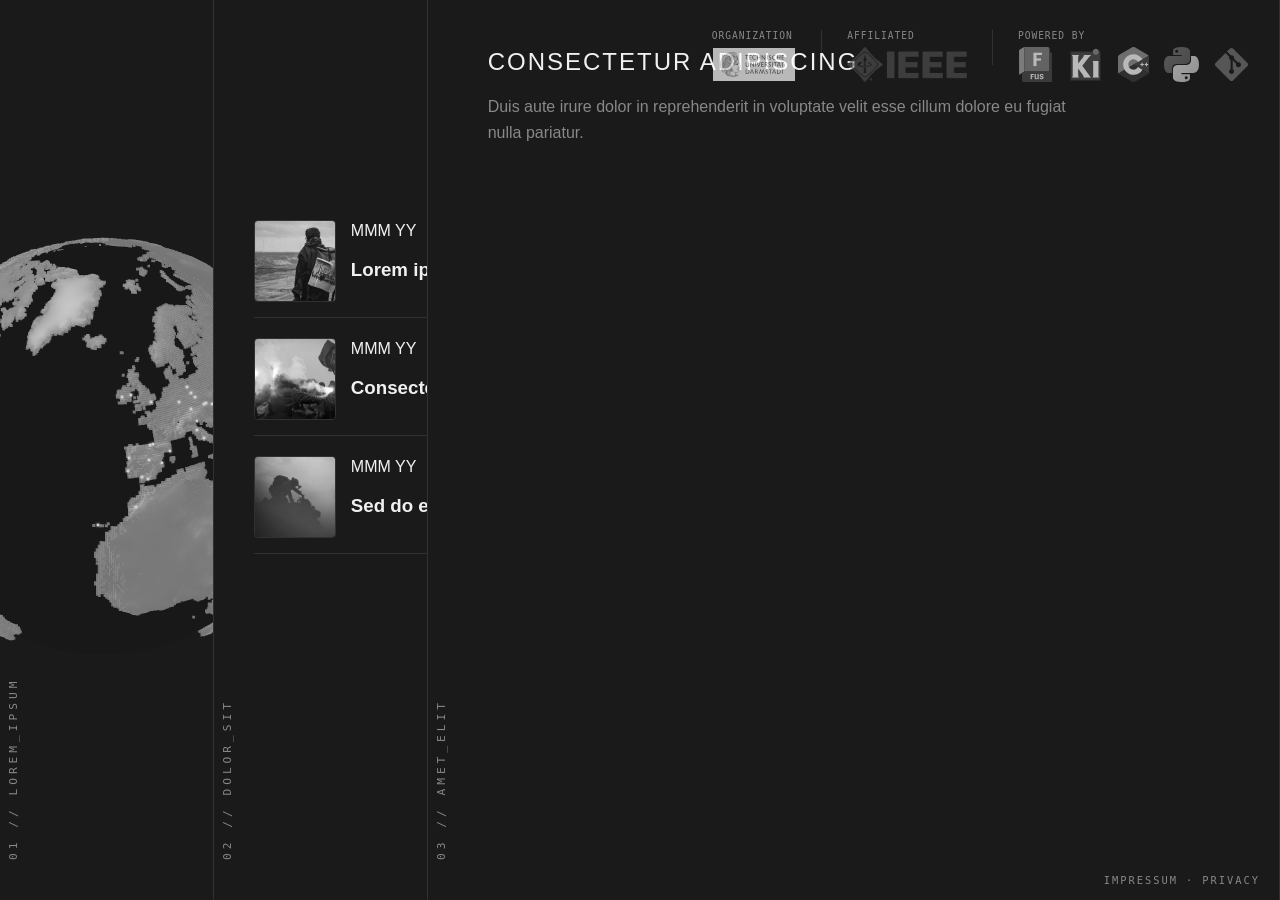
<file: index.html>
<!DOCTYPE html>
<html lang="en">
<head>
    <meta charset="UTF-8">
    <meta name="viewport" content="width=device-width, initial-scale=1.0">
    <title>PORTFOLIO // 2026</title>
    <link rel="stylesheet" href="style.css">
</head>
<body>
    <main class="triptych-container">
        
        <section id="travel" class="panel">
            <div class="panel-preview">
                <canvas id="bg"></canvas>
                <div id="labels-container"></div>
                <div class="panel-label">01 // LOREM_IPSUM</div>
            </div>
            <div class="panel-content">
                <div class="content-inner">
                    <h2>LOREM IPSUM DOLOR</h2>
                    <p>Lorem ipsum dolor sit amet, consectetur adipiscing elit, sed do eiusmod tempor incididunt ut labore.</p>
                </div>
            </div>
        </section>

        <section id="journalism" class="panel">
            <div class="panel-preview">
                <div class="feed-preview">
                    <article class="mini-post">
                        <img src="assets/images/thumbs/_DSC8231.jpg" alt="Placeholder" class="mini-post-img" width="80" height="80" loading="lazy" decoding="async">
                        <div class="mini-post-content">
                            <span class="date">MMM YY</span>
                            <h3>Lorem ipsum dolor sit</h3>
                        </div>
                    </article>
                    <article class="mini-post">
                        <img src="assets/images/thumbs/_DSC8040.jpg" alt="Placeholder" class="mini-post-img" width="80" height="80" loading="lazy" decoding="async">
                        <div class="mini-post-content">
                            <span class="date">MMM YY</span>
                            <h3>Consectetur adipiscing elit</h3>
                        </div>
                    </article>
                    <article class="mini-post">
                        <img src="assets/images/thumbs/DSC09689.jpg" alt="Placeholder" class="mini-post-img" width="80" height="80" loading="lazy" decoding="async">
                        <div class="mini-post-content">
                            <span class="date">MMM YY</span>
                            <h3>Sed do eiusmod tempor</h3>
                        </div>
                    </article>
                </div>
                <div class="panel-label">02 // DOLOR_SIT</div>
            </div>
            <div class="panel-content">
                <div class="content-inner">
                    <h2>DOLOR SIT AMET</h2>
                    <p>Ut enim ad minim veniam, quis nostrud exercitation ullamco laboris nisi ut aliquip ex ea commodo.</p>
                </div>
            </div>
        </section>

        <section id="engineering" class="panel expanded">
            <div class="attribution-logos">
                
                <div class="logo-category">
                    <span class="category-label">Organization</span>
                    <div class="logo-row">
                        <a href="https://www.tu-darmstadt.de/" target="_blank" class="logo-item">
                            <img src="assets/images/tuda_logo.svg" alt="TU Darmstadt">
                            <div class="logo-tooltip">
                                <strong>TU Darmstadt</strong><br>
                                Hardware research and PCB prototyping.
                            </div>
                        </a>
                    </div>
                </div>

                <div class="logo-divider"></div>

                <div class="logo-category">
                    <span class="category-label">Affiliated</span>
                    <div class="logo-row">
                        <a href="#" target="_blank" class="logo-item">
                            <img src="assets/images/ieee_logo.png" alt="IEEE">
                            <div class="logo-tooltip">
                                <strong>IEEE</strong><br>
                                Student branch affiliation.
                            </div>
                        </a>
                    </div>
                </div>

                <div class="logo-divider"></div>

                <div class="logo-category">
                    <span class="category-label">Powered By</span>
                    <div class="logo-row">
                        <a href="#" class="logo-item">
                            <img src="assets/images/fusion_logo.svg" alt="Fusion 360">
                            <div class="logo-tooltip">
                                <strong>Fusion 360</strong><br>
                                CAD modeling and enclosure design.
                            </div>
                        </a>
                        <a href="#" class="logo-item">
                            <img src="assets/images/kicad_logo.svg" alt="KiCad">
                            <div class="logo-tooltip">
                                <strong>KiCad</strong><br>
                                Schematic capture and PCB layout.
                            </div>
                        </a>
                        <a href="#" class="logo-item">
                            <img src="assets/images/cpp_logo.svg" alt="C++">
                            <div class="logo-tooltip">
                                <strong>C++</strong><br>
                                Microcontroller firmware.
                            </div>
                        </a>
                        <a href="#" class="logo-item">
                            <img src="assets/images/python_logo.svg" alt="Python">
                            <div class="logo-tooltip">
                                <strong>Python</strong><br>
                                Scripting, tooling and data processing.
                            </div>
                        </a>
                        <a href="#" class="logo-item">
                            <img src="assets/images/git_logo.svg" alt="Git">
                            <div class="logo-tooltip">
                                <strong>Git</strong><br>
                                Version control.
                            </div>
                        </a>
                    </div>
                </div>
                
            </div>

            <div class="panel-preview">
                <canvas id="eng-bg"></canvas>
                <div class="panel-label">03 // AMET_ELIT</div>
            </div>
            <div class="panel-content">
                <div class="content-inner">
                    <h2>CONSECTETUR ADIPISCING</h2>
                    <p>Duis aute irure dolor in reprehenderit in voluptate velit esse cillum dolore eu fugiat nulla pariatur.</p>
                </div>
            </div>
        </section>
    </main>

    <footer class="site-footer">
        <a href="impressum.html">Impressum</a>
        <span aria-hidden="true">·</span>
        <a href="privacy.html">Privacy</a>
    </footer>

    <!-- Self-hosted so visitors' browsers only talk to this site and GoatCounter (see privacy.html). -->
    <script src="vendor/three-0.136.0/build/three.min.js"></script>
    <script src="vendor/three-0.136.0/examples/js/controls/OrbitControls.js"></script>
    <script src="vendor/three-0.136.0/examples/js/loaders/GLTFLoader.js"></script>
    <script src="vendor/three-0.136.0/examples/js/environments/RoomEnvironment.js"></script>
    <script src="vendor/three-0.136.0/examples/js/utils/BufferGeometryUtils.js"></script>
    <script src="vendor/three-0.136.0/examples/js/libs/meshopt_decoder.js"></script>
    <script src="main.js"></script>
    <script data-goatcounter="https://edwin-peng.goatcounter.com/count" async src="vendor/goatcounter/count.js"></script>
</body>
</html>
</file>
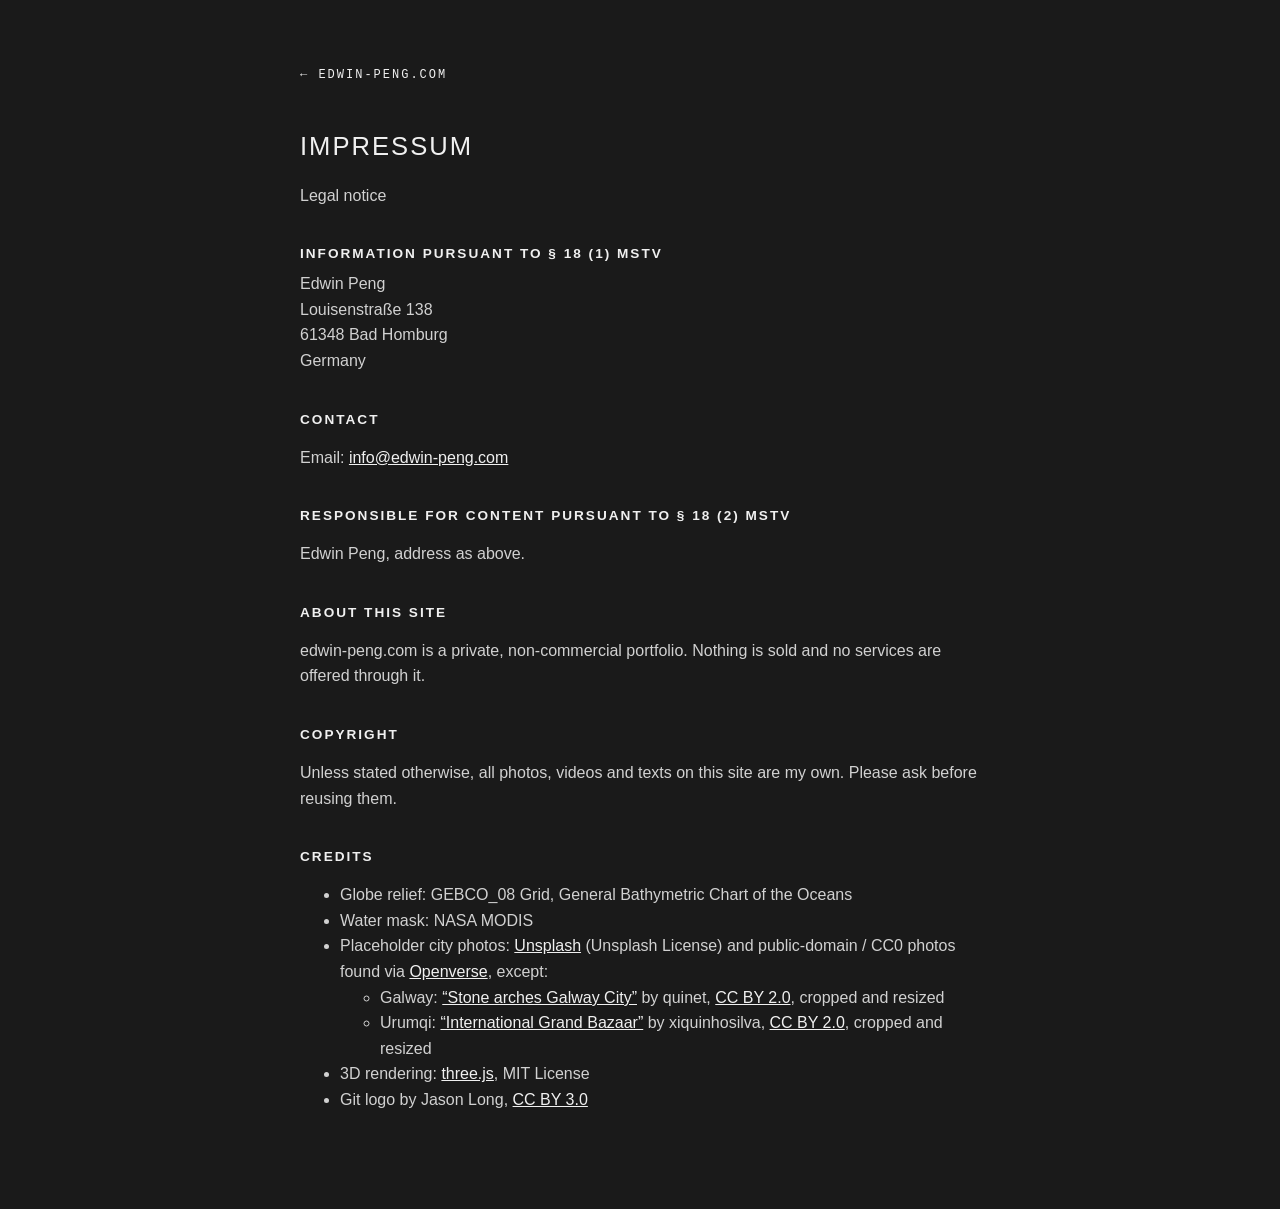
<file: impressum.html>
<!DOCTYPE html>
<html lang="en" class="legal">
<head>
    <meta charset="UTF-8">
    <meta name="viewport" content="width=device-width, initial-scale=1.0">
    <!-- Kept out of search engines so the address isn't one search away from the name. -->
    <meta name="robots" content="noindex">
    <title>Impressum / Legal Notice</title>
    <link rel="stylesheet" href="style.css">
</head>
<body>
    <main class="legal-page">
        <a class="legal-back" href="./">&larr; EDWIN-PENG.COM</a>

        <h1>Impressum</h1>
        <p>Legal notice</p>

        <h2>Information pursuant to § 18 (1) MStV</h2>
        <address>
            Edwin Peng<br>
            Louisenstraße 138<br>
            61348 Bad Homburg<br>
            Germany
        </address>

        <h2>Contact</h2>
        <p>Email: <a href="mailto:info@edwin-peng.com">info@edwin-peng.com</a></p>

        <h2>Responsible for content pursuant to § 18 (2) MStV</h2>
        <p>Edwin Peng, address as above.</p>

        <h2>About this site</h2>
        <p>edwin-peng.com is a private, non-commercial portfolio. Nothing is sold and no services are offered through it.</p>

        <h2>Copyright</h2>
        <p>Unless stated otherwise, all photos, videos and texts on this site are my own. Please ask before reusing them.</p>

        <h2>Credits</h2>
        <ul>
            <li>Globe relief: GEBCO_08 Grid, General Bathymetric Chart of the Oceans</li>
            <li>Water mask: NASA MODIS</li>
            <li>Placeholder city photos: <a href="https://unsplash.com/" rel="noopener">Unsplash</a> (Unsplash License) and public-domain / CC0 photos found via <a href="https://openverse.org/" rel="noopener">Openverse</a>, except:
                <ul>
                    <li>Galway: <a href="https://www.flickr.com/photos/91994044@N00/53604139836" rel="noopener">“Stone arches Galway City”</a> by quinet, <a href="https://creativecommons.org/licenses/by/2.0/" rel="noopener">CC BY 2.0</a>, cropped and resized</li>
                    <li>Urumqi: <a href="https://www.flickr.com/photos/7138083@N04/54132397144" rel="noopener">“International Grand Bazaar”</a> by xiquinhosilva, <a href="https://creativecommons.org/licenses/by/2.0/" rel="noopener">CC BY 2.0</a>, cropped and resized</li>
                </ul>
            </li>
            <li>3D rendering: <a href="https://threejs.org/" rel="noopener">three.js</a>, MIT License</li>
            <li>Git logo by Jason Long, <a href="https://creativecommons.org/licenses/by/3.0/" rel="noopener">CC BY 3.0</a></li>
        </ul>
    </main>
</body>
</html>
</file>
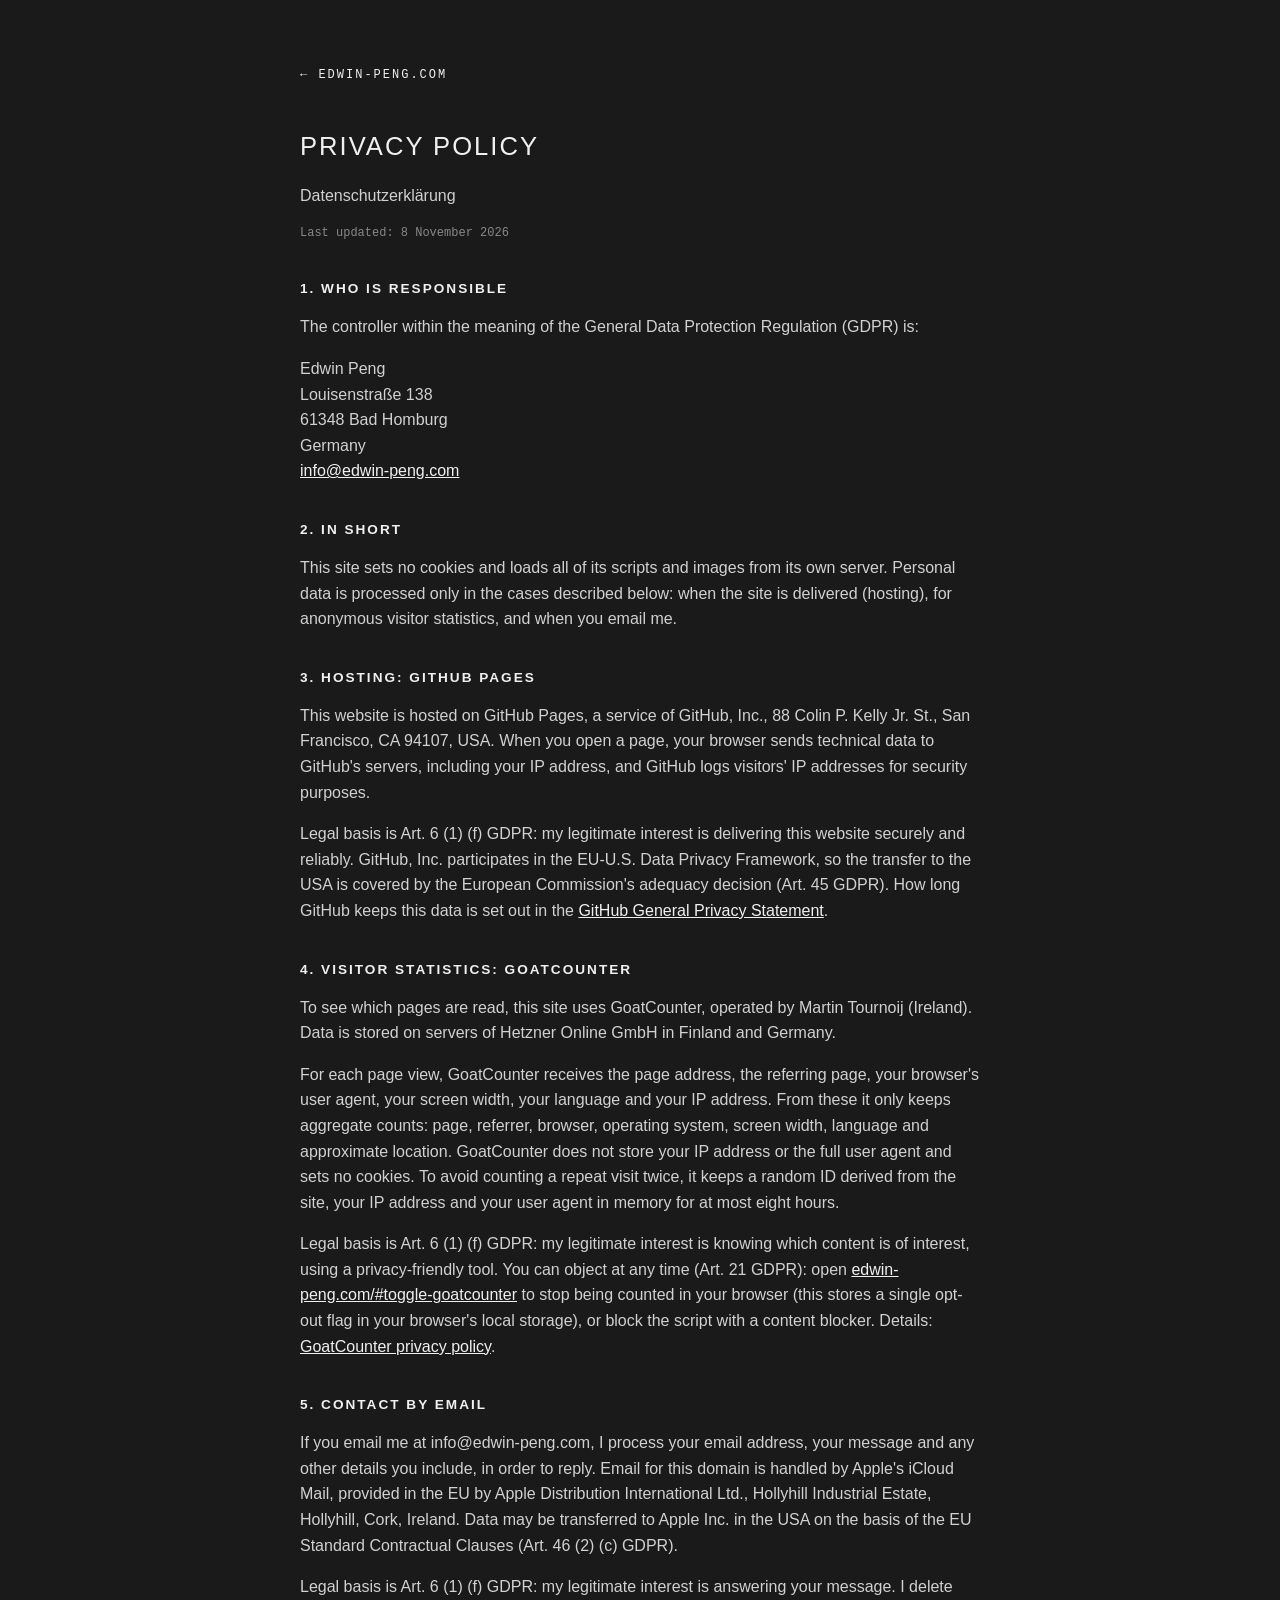
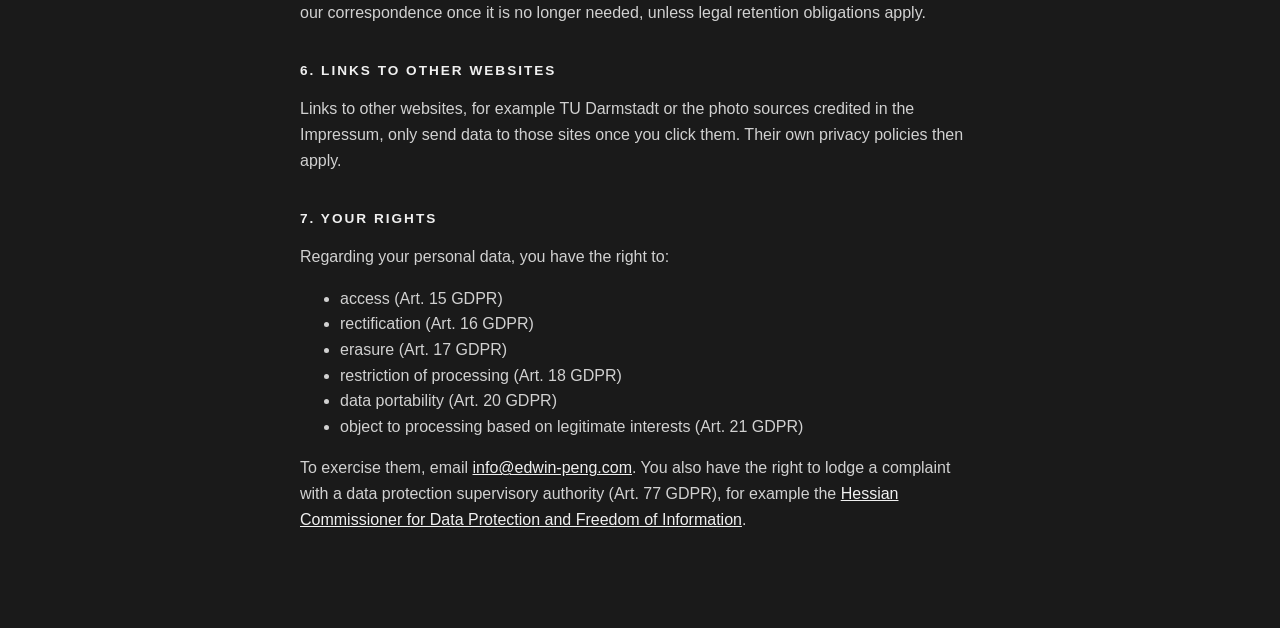
<file: privacy.html>
<!DOCTYPE html>
<html lang="en" class="legal">
<head>
    <meta charset="UTF-8">
    <meta name="viewport" content="width=device-width, initial-scale=1.0">
    <meta name="robots" content="noindex">
    <title>Privacy Policy / Datenschutzerklärung</title>
    <link rel="stylesheet" href="style.css">
</head>
<body>
    <main class="legal-page">
        <a class="legal-back" href="./">&larr; EDWIN-PENG.COM</a>

        <h1>Privacy Policy</h1>
        <p>Datenschutzerklärung</p>
        <p class="updated">Last updated: 8 November 2026</p>

        <h2>1. Who is responsible</h2>
        <p>The controller within the meaning of the General Data Protection Regulation (GDPR) is:</p>
        <address>
            Edwin Peng<br>
            Louisenstraße 138<br>
            61348 Bad Homburg<br>
            Germany<br>
            <a href="mailto:info@edwin-peng.com">info@edwin-peng.com</a>
        </address>

        <h2>2. In short</h2>
        <p>This site sets no cookies and loads all of its scripts and images from its own server. Personal data is processed only in the cases described below: when the site is delivered (hosting), for anonymous visitor statistics, and when you email me.</p>

        <h2>3. Hosting: GitHub Pages</h2>
        <p>This website is hosted on GitHub Pages, a service of GitHub, Inc., 88 Colin P. Kelly Jr. St., San Francisco, CA 94107, USA. When you open a page, your browser sends technical data to GitHub's servers, including your IP address, and GitHub logs visitors' IP addresses for security purposes.</p>
        <p>Legal basis is Art. 6 (1) (f) GDPR: my legitimate interest is delivering this website securely and reliably. GitHub, Inc. participates in the EU-U.S. Data Privacy Framework, so the transfer to the USA is covered by the European Commission's adequacy decision (Art. 45 GDPR). How long GitHub keeps this data is set out in the <a href="https://docs.github.com/en/site-policy/privacy-policies/github-general-privacy-statement" rel="noopener">GitHub General Privacy Statement</a>.</p>

        <h2>4. Visitor statistics: GoatCounter</h2>
        <p>To see which pages are read, this site uses GoatCounter, operated by Martin Tournoij (Ireland). Data is stored on servers of Hetzner Online GmbH in Finland and Germany.</p>
        <p>For each page view, GoatCounter receives the page address, the referring page, your browser's user agent, your screen width, your language and your IP address. From these it only keeps aggregate counts: page, referrer, browser, operating system, screen width, language and approximate location. GoatCounter does not store your IP address or the full user agent and sets no cookies. To avoid counting a repeat visit twice, it keeps a random ID derived from the site, your IP address and your user agent in memory for at most eight hours.</p>
        <p>Legal basis is Art. 6 (1) (f) GDPR: my legitimate interest is knowing which content is of interest, using a privacy-friendly tool. You can object at any time (Art. 21 GDPR): open <a href="./#toggle-goatcounter">edwin-peng.com/#toggle-goatcounter</a> to stop being counted in your browser (this stores a single opt-out flag in your browser's local storage), or block the script with a content blocker. Details: <a href="https://www.goatcounter.com/help/privacy" rel="noopener">GoatCounter privacy policy</a>.</p>

        <h2>5. Contact by email</h2>
        <p>If you email me at info@edwin-peng.com, I process your email address, your message and any other details you include, in order to reply. Email for this domain is handled by Apple's iCloud Mail, provided in the EU by Apple Distribution International Ltd., Hollyhill Industrial Estate, Hollyhill, Cork, Ireland. Data may be transferred to Apple Inc. in the USA on the basis of the EU Standard Contractual Clauses (Art. 46 (2) (c) GDPR).</p>
        <p>Legal basis is Art. 6 (1) (f) GDPR: my legitimate interest is answering your message. I delete our correspondence once it is no longer needed, unless legal retention obligations apply.</p>

        <h2>6. Links to other websites</h2>
        <p>Links to other websites, for example TU Darmstadt or the photo sources credited in the Impressum, only send data to those sites once you click them. Their own privacy policies then apply.</p>

        <h2>7. Your rights</h2>
        <p>Regarding your personal data, you have the right to:</p>
        <ul>
            <li>access (Art. 15 GDPR)</li>
            <li>rectification (Art. 16 GDPR)</li>
            <li>erasure (Art. 17 GDPR)</li>
            <li>restriction of processing (Art. 18 GDPR)</li>
            <li>data portability (Art. 20 GDPR)</li>
            <li>object to processing based on legitimate interests (Art. 21 GDPR)</li>
        </ul>
        <p>To exercise them, email <a href="mailto:info@edwin-peng.com">info@edwin-peng.com</a>. You also have the right to lodge a complaint with a data protection supervisory authority (Art. 77 GDPR), for example the <a href="https://datenschutz.hessen.de/" rel="noopener">Hessian Commissioner for Data Protection and Freedom of Information</a>.</p>
    </main>
</body>
</html>
</file>
<file: style.css>
:root {
    --bg-color: #1a1a1a;
    --panel-border: rgba(255, 255, 255, 0.1);
    --text-main: #f0f0f0;
    --text-dim: #888888;
    --accent: #d1d1d1;
}

body, html {
    margin: 0;
    padding: 0;
    background: var(--bg-color);
    color: var(--text-main);
    font-family: 'Inter', -apple-system, BlinkMacSystemFont, sans-serif;
    overflow: hidden;
    user-select: none; /* Prevents global highlighting */
    -webkit-user-select: none;
}

.triptych-container {
    display: flex;
    width: 100vw;
    height: 100vh;
}

.panel {
    flex: 1;
    height: 100%;
    border-right: 1px solid var(--panel-border);
    transition: all 0.7s cubic-bezier(0.16, 1, 0.3, 1);
    position: relative;
    cursor: pointer;
    background: var(--bg-color);
    overflow: hidden;
}

.panel.expanded {
    flex: 4;
    cursor: default;
}

.panel.hidden {
    flex: 0.2;
    opacity: 0.4;
}

/* UI Elements */
.panel-label {
    position: absolute;
    bottom: 40px;
    left: 20px;
    font-family: monospace;
    font-size: 0.7rem;
    letter-spacing: 4px;
    color: var(--text-dim);
    transform: rotate(-90deg);
    transform-origin: left bottom;
    white-space: nowrap;
}

.panel-content {
    position: absolute;
    top: 0;
    left: 0; 
    width: 100%;
    min-width: 800px; 
    height: 100%;
    
    /* 50px top padding perfectly aligns the h2 with the logo images */
    padding: 50px 60px; 
    box-sizing: border-box;
    
    opacity: 0; 
    pointer-events: none;
    /* Fast fade-out when panel closes, no delay */
    transition: opacity 0.3s ease; 
}

.content-inner, .feed-preview {
    width: 600px; 
    max-width: 80vw; 
    pointer-events: auto;
    user-select: text;
    -webkit-user-select: text;
}

.panel-preview {
    position: absolute;
    width: 100%;
    height: 100%;
    top: 0;
    left: 0;
}

#bg, #eng-bg {
    width: 100% !important;
    height: 100% !important;
    outline: none;
}

h2 { 
    font-weight: 300; 
    letter-spacing: 2px; 
    text-transform: uppercase; 
    margin-top: 0; 
    line-height: 1; /* Locks vertical alignment */
}
p { color: var(--text-dim); line-height: 1.6; }

/* Globe Overlays */
#hud-svg {
    position: absolute;
    top: 0; left: 0; width: 100%; height: 100%;
    pointer-events: none;
}

.tag-text {
    border-left: 1px solid var(--text-main);
    padding-left: 8px;
    letter-spacing: 1px;
}

/* Feed & Project Previews */
.feed-preview, .project-preview {
    padding: 40px;
    margin-top: 20vh;
}

.back-btn {
    background: transparent;
    border: 1px solid var(--panel-border);
    color: var(--text-dim);
    padding: 8px 16px;
    margin-bottom: 40px;
    font-family: monospace;
    font-size: 0.8rem;
    cursor: pointer;
    transition: all 0.3s ease;
    pointer-events: auto; 
}

.back-btn:hover {
    color: var(--text-main);
    border-color: var(--text-main);
}

#labels-container {
    position: absolute;
    top: 0; left: 0; width: 100%; height: 100%;
    z-index: 2; 
    pointer-events: none; 
}

/* --- TACTICAL HUD LABELS --- */
.city-label {
    position: absolute;
    top: 0; left: 0;
    pointer-events: none; 
}

.ui-hitbox {
    position: absolute;
    width: 40px; 
    height: 40px;
    left: -20px; 
    top: -20px;
    display: flex;
    justify-content: center;
    align-items: center;
    cursor: crosshair;
    pointer-events: auto; 
}

.ui-node {
    width: 4px;
    height: 4px;
    background: var(--accent);
    box-shadow: 0 0 4px var(--accent);
    transform: scale(var(--dynamic-scale, 1));
    /* Was `all`, which re-armed a transition on every per-frame style write. */
    transition: transform 0.2s cubic-bezier(0.16, 1, 0.3, 1),
                background 0.2s cubic-bezier(0.16, 1, 0.3, 1),
                box-shadow 0.2s cubic-bezier(0.16, 1, 0.3, 1);
}

.city-label:hover .ui-node {
    transform: scale(calc(var(--dynamic-scale, 1) * 2.5));
    background: #ffffff; 
    box-shadow: 0 0 8px #ffffff;
}

.ui-content {
    position: absolute;
    left: 12px; 
    top: -10px; 
    
    display: flex;
    flex-direction: column;
    align-items: flex-start; 
    width: max-content;
    
    background: rgba(15, 15, 15, 0.85);
    padding: 8px 10px;
    border-left: 2px solid var(--accent);
    border-radius: 0 4px 4px 0;

    opacity: 0;
    pointer-events: none;
    transform: translateX(-10px);

    /* visibility keeps the 33 closed panels (and their photos) out of paint entirely;
       it flips instantly on open and only after the fade on close. */
    visibility: hidden;
    transition: opacity 0.3s cubic-bezier(0.16, 1, 0.3, 1),
                transform 0.3s cubic-bezier(0.16, 1, 0.3, 1),
                visibility 0s linear 0.3s;
}

.city-label:hover .ui-content {
    opacity: 1;
    pointer-events: auto;
    transform: translateX(0);

    /* backdrop-filter only while open. 33 permanent blur layers being repositioned
       every frame cost far more than one on hover. */
    backdrop-filter: blur(4px);
    -webkit-backdrop-filter: blur(4px);

    visibility: visible;
    transition: opacity 0.3s cubic-bezier(0.16, 1, 0.3, 1),
                transform 0.3s cubic-bezier(0.16, 1, 0.3, 1),
                visibility 0s;
}

.ui-city-name {
    font-family: monospace;
    font-size: 11px;
    letter-spacing: 2px;
    color: var(--text-main);
}

.ui-details {
    display: flex;
    flex-direction: column;
    align-items: flex-start; 
    gap: 8px;
    margin-top: 8px; 
}

.ui-details img {
    width: 160px;
    height: 90px;
    object-fit: cover;
    border: 1px solid var(--panel-border);
    filter: grayscale(100%) contrast(1.2); 
}

.ui-details p {
    margin: 0;
    font-size: 9px;
    font-family: monospace;
    color: var(--text-dim);
    line-height: 1.4;
    max-width: 160px;
    white-space: normal;
}

/* --- FIELD REPORTS IMAGE STYLING --- */
.mini-post { 
    margin-bottom: 20px; 
    border-bottom: 1px solid var(--panel-border); 
    padding-bottom: 15px; 
    display: flex;          
    gap: 15px;              
    align-items: center;    
}

.mini-post-img {
    width: 80px;            
    height: 80px;
    object-fit: cover;      
    border-radius: 4px;
    border: 1px solid var(--panel-border);
    filter: grayscale(100%); 
    transition: filter 0.3s ease;
}

.mini-post:hover .mini-post-img {
    filter: grayscale(0%);  
}

.mini-post-content {
    flex: 1;                
}

.mini-post-content p {
    font-size: 0.8rem;
    margin: 5px 0 0 0;
}


/* --- ATTRIBUTION LOGOS --- */
.attribution-logos {
    position: absolute;
    top: 30px;
    right: 30px;
    display: flex;
    gap: 20px;
    opacity: 0;
    pointer-events: none;
    z-index: 10;
    /* Fast fade-out when panel closes, no delay */
    transition: opacity 0.3s ease; 
}

/* UNIFIED EXPANDED TRANSITIONS */
.panel.expanded .attribution-logos {
    opacity: 1;
    pointer-events: auto; /* Logos need to be clickable */
    transition: opacity 0.5s ease 0.2s; 
}

.panel.expanded .panel-content {
    opacity: 1;
    /* We DO NOT add pointer-events: auto here so the canvas stays interactive! */
    transition: opacity 0.5s ease 0.2s; 
}

.logo-category {
    display: flex;
    flex-direction: column;
    align-items: flex-start;
    gap: 6px;
}

.category-label {
    font-size: 0.6rem;
    text-transform: uppercase;
    letter-spacing: 0.1em;
    color: var(--text-dim);
    font-family: monospace;
}

.logo-row {
    display: flex;
    align-items: center;
    gap: 15px;
}

.logo-divider {
    width: 1px;
    height: 35px;
    background: var(--panel-border);
    margin: 0 5px;
}

.logo-item {
    position: relative;
    display: block;
    text-decoration: none;
}

.logo-item img {
    height: 35px; 
    width: auto;
    filter: grayscale(100%) opacity(0.7);
    transition: all 0.3s ease;
}

.logo-item:hover img {
    filter: grayscale(0%) opacity(1);
}

.logo-tooltip {
    position: absolute;
    top: 100%;
    right: 0;
    margin-top: 15px;
    width: max-content;
    max-width: 220px;
    background: rgba(15, 15, 15, 0.9);
    backdrop-filter: blur(4px);
    border-right: 2px solid var(--accent); 
    padding: 10px;
    
    font-family: monospace;
    color: var(--text-dim);
    font-size: 0.7rem;
    line-height: 1.5;
    text-align: right;
    
    opacity: 0;
    pointer-events: none;
    transform: translateY(-10px);
    transition: all 0.3s cubic-bezier(0.16, 1, 0.3, 1);
}

.logo-tooltip strong {
    color: var(--text-main);
    font-size: 0.8rem;
}

.logo-item:hover .logo-tooltip {
    opacity: 1;
    transform: translateY(0);
}

/* --- HIDE CONTENT IN MINIMIZED SECTIONS --- */
/* (Logos and text are handled by their default opacity: 0 state now) */
.panel.hidden .panel-preview canvas,
.panel.hidden .panel-preview #labels-container,
.panel.hidden .panel-preview .feed-preview {
    opacity: 0;
    pointer-events: none;
}

.panel-preview canvas,
.panel-preview #labels-container,
.panel-preview .feed-preview {
    transition: opacity 0.4s ease;
}

/* --- FOOTER: legal links, visible on every view --- */
.site-footer {
    position: fixed;
    right: 20px;
    bottom: 14px;
    z-index: 20;
    display: flex;
    gap: 8px;
    font-family: monospace;
    font-size: 0.65rem;
    letter-spacing: 2px;
    text-transform: uppercase;
    color: var(--text-dim);
}

.site-footer a {
    color: var(--text-dim);
    text-decoration: none;
    transition: color 0.3s ease;
}

.site-footer a:hover,
.site-footer a:focus-visible {
    color: var(--text-main);
}

/* --- LEGAL PAGES (impressum.html, privacy.html) --- */
/* On <html>: the global `body, html { overflow: hidden }` would otherwise block scrolling. */
html.legal,
html.legal body {
    overflow: auto;
    user-select: text;
    -webkit-user-select: text;
}

.legal-page {
    max-width: 680px;
    margin: 0 auto;
    padding: 60px 20px 80px;
    line-height: 1.6;
}

.legal-back {
    font-family: monospace;
    font-size: 0.75rem;
    letter-spacing: 2px;
    color: var(--text-dim);
    text-decoration: none;
}

.legal-back:hover { color: var(--text-main); }

.legal-page h1 {
    font-weight: 300;
    font-size: 1.6rem;
    letter-spacing: 2px;
    text-transform: uppercase;
    margin: 40px 0 8px;
}

.legal-page h2 {
    font-size: 0.85rem;
    font-weight: 600;
    letter-spacing: 2px;
    line-height: 1.4;
    margin: 36px 0 8px;
}

.legal-page p,
.legal-page li,
.legal-page address {
    color: var(--accent);
    font-style: normal;
}

.legal-page a { color: var(--text-main); }

.legal-page .updated {
    font-family: monospace;
    font-size: 0.75rem;
    color: var(--text-dim);
}
</file>
